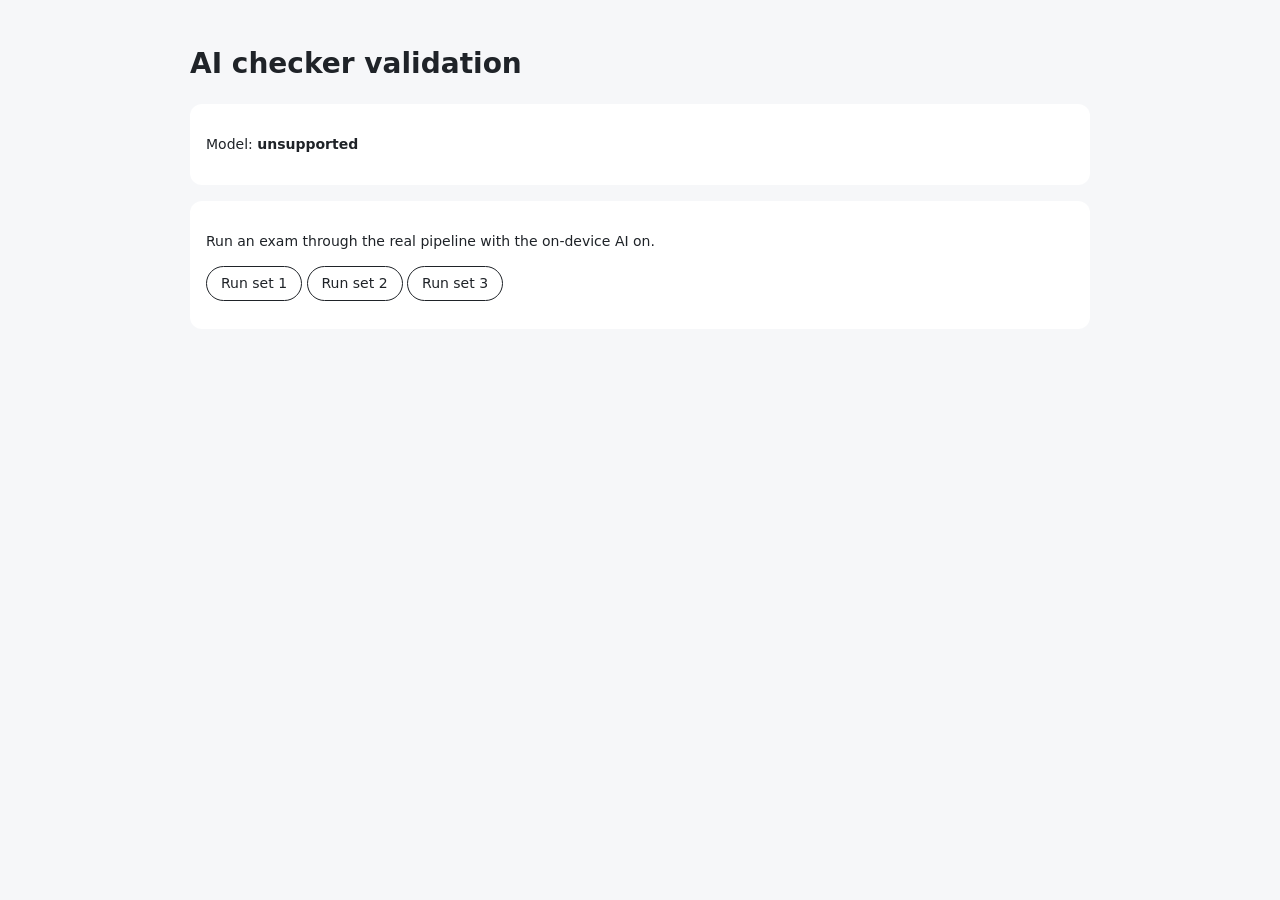
<file: tools/ai-validation/index.html>
<!doctype html>
<html lang="en">
  <head>
    <meta charset="utf-8" />
    <meta name="viewport" content="width=device-width, initial-scale=1" />
    <title>AI checker validation</title>
    <!--
      Developer tool only: runs the conversation exams through the real pipeline with Chrome's built-in
      AI model (Gemini Nano), in a normal Chrome tab. Serve the repo root (python tools/ui-preview/serve.py)
      and open http://localhost:8765/tools/ai-validation/
      Wikipedia answers come from tools/.cache/wikipedia-responses.json (run the Node exams first), so
      both runs see the same sources. Exams are run once and reported; nothing here tunes anything.
    -->
    <style>
      :root { color-scheme: light dark; --fg: #1f2328; --muted: #5b6370; --bg: #f6f7f9; --card: #fff; --ok: #17734a; --bad: #b42318; --warn: #8a5a00; }
      @media (prefers-color-scheme: dark) { :root { --fg: #e8eaed; --muted: #a7adb8; --bg: #17181b; --card: #202226; --ok: #5bd6a0; --bad: #ff8b80; --warn: #ffc45c; } }
      body { margin: 0; padding: 24px; background: var(--bg); color: var(--fg); font: 14px/1.5 system-ui, sans-serif; }
      main { max-width: 900px; margin: 0 auto; }
      section { margin: 16px 0; padding: 16px; border-radius: 12px; background: var(--card); }
      button { font: inherit; padding: 6px 14px; border-radius: 999px; border: 1px solid currentColor; background: transparent; color: inherit; cursor: pointer; }
      button:disabled { opacity: 0.5; cursor: progress; }
      pre { white-space: pre-wrap; font: 12.5px/1.5 ui-monospace, Consolas, monospace; }
      .ok { color: var(--ok); } .bad { color: var(--bad); } .warn { color: var(--warn); } .muted { color: var(--muted); }
    </style>
  </head>
  <body>
    <main>
      <h1>AI checker validation</h1>
      <section>
        <p>Model: <strong id="status">checking…</strong> <span id="progress" class="muted"></span></p>
        <button type="button" id="download">Download the model</button>
      </section>
      <section>
        <p>Run an exam through the real pipeline with the on-device AI on.</p>
        <button type="button" id="run1">Run set 1</button>
        <button type="button" id="run2">Run set 2</button>
        <button type="button" id="run3">Run set 3</button>
        <pre id="out" aria-live="polite"></pre>
      </section>
    </main>

    <script src="/extension/engine/claims.js"></script>
    <script src="/extension/engine/verifier.js"></script>
    <script src="/extension/engine/conversation.js"></script>
    <script src="/extension/engine/learner.js"></script>
    <script src="/extension/engine/scorer.js"></script>
    <script src="/extension/engine/mitigator.js"></script>
    <script src="/extension/engine/grounder.js"></script>
    <script src="/extension/engine/ai-judge.js"></script>
    <script src="/extension/evidence/wikipedia.js"></script>
    <script src="/extension/evidence/wikidata.js"></script>
    <script src="/extension/background/service-worker.js"></script>
    <!-- The case files are CommonJS; give each a module object to fill -->
    <script>window.module = { exports: {} };</script>
    <script src="/tools/conversation-cases.js"></script>
    <script>window.CASES_1 = window.module.exports; window.module = { exports: {} };</script>
    <script src="/tools/conversation-cases-2.js"></script>
    <script>window.CASES_2 = window.module.exports; window.module = { exports: {} };</script>
    <script src="/tools/conversation-cases-3.js"></script>
    <script>window.CASES_3 = window.module.exports; delete window.module;</script>
    <script src="validate.js"></script>
  </body>
</html>
</file>
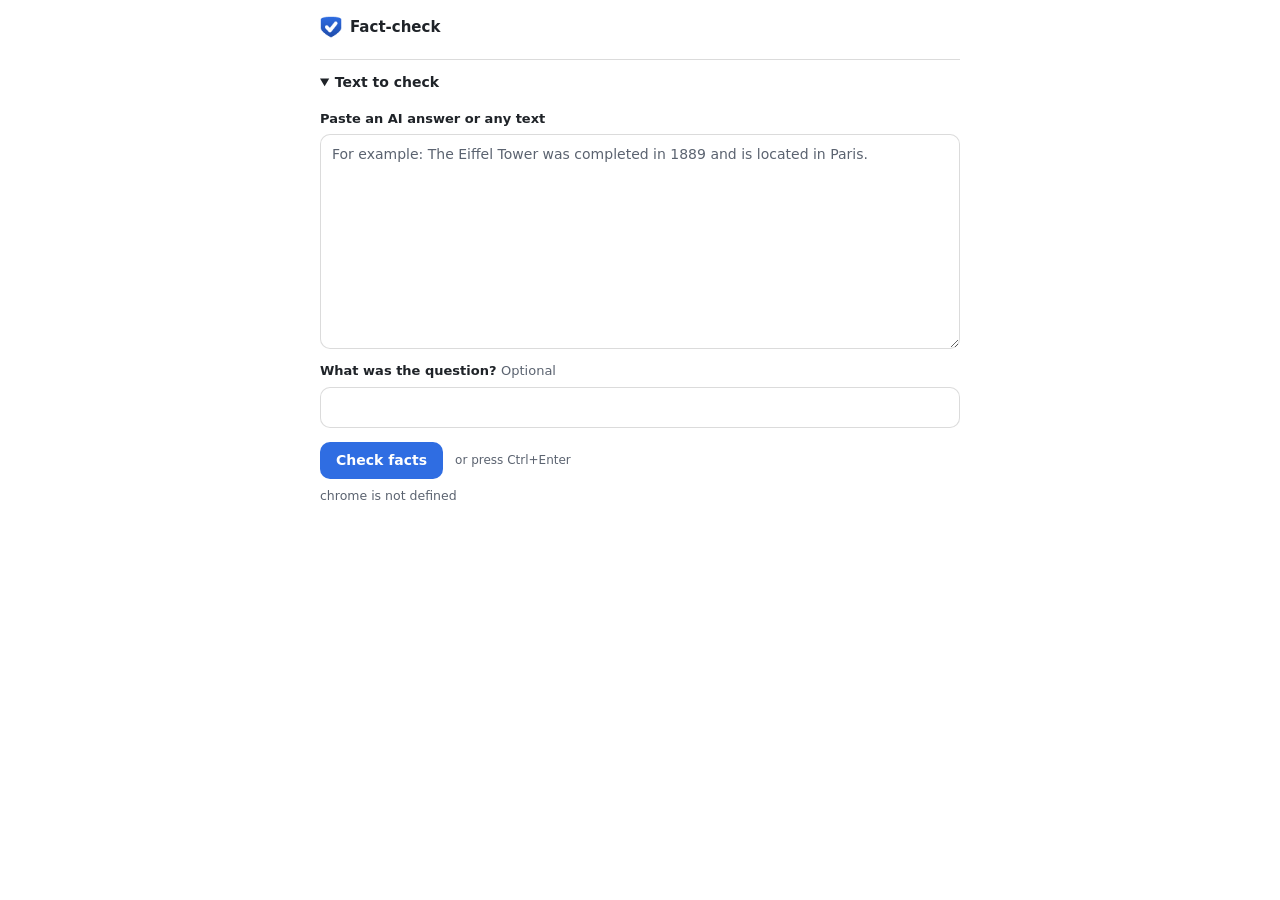
<file: extension/checker/checker.html>
<!doctype html>
<html lang="en">
  <head>
    <meta charset="utf-8">
    <meta name="viewport" content="width=device-width, initial-scale=1">
    <title>Fact-check · Hallucination Guard</title>
    <link rel="stylesheet" href="checker.css">
    <link rel="stylesheet" href="../ui/report-view.css">
  </head>
  <body>
    <main class="page">
      <header class="head">
        <img src="../icons/icon32.png" alt="" width="22" height="22">
        <h1>Fact-check</h1>
      </header>

      <p id="fromSource" class="from" hidden></p>

      <section id="resultSection" class="result" aria-live="polite" hidden>
        <div id="loading" class="loading" hidden>
          <p id="loadingText">Checking against Wikipedia and Wikidata…</p>
          <div class="loading-track" aria-hidden="true"><span></span></div>
        </div>
        <div id="result"></div>
      </section>

      <details id="inputBox" class="input-box" open>
        <summary id="inputSummary">Text to check</summary>
        <div class="input-body">
          <label for="answerText" class="field-label">Paste an AI answer or any text</label>
          <textarea id="answerText" rows="9" placeholder="For example: The Eiffel Tower was completed in 1889 and is located in Paris."></textarea>
          <label for="question" class="field-label">What was the question? <span class="optional">Optional</span></label>
          <input id="question" type="text" autocomplete="off">
          <div class="actions">
            <button id="check" class="btn" type="button">Check facts</button>
            <span class="kbd-hint">or press Ctrl+Enter</span>
          </div>
          <p id="status" class="status" role="status"></p>
        </div>
      </details>
    </main>
    <script src="../ui/icons.js"></script>
    <script src="../ui/report-view.js"></script>
    <script src="checker.js"></script>
  </body>
</html>
</file>
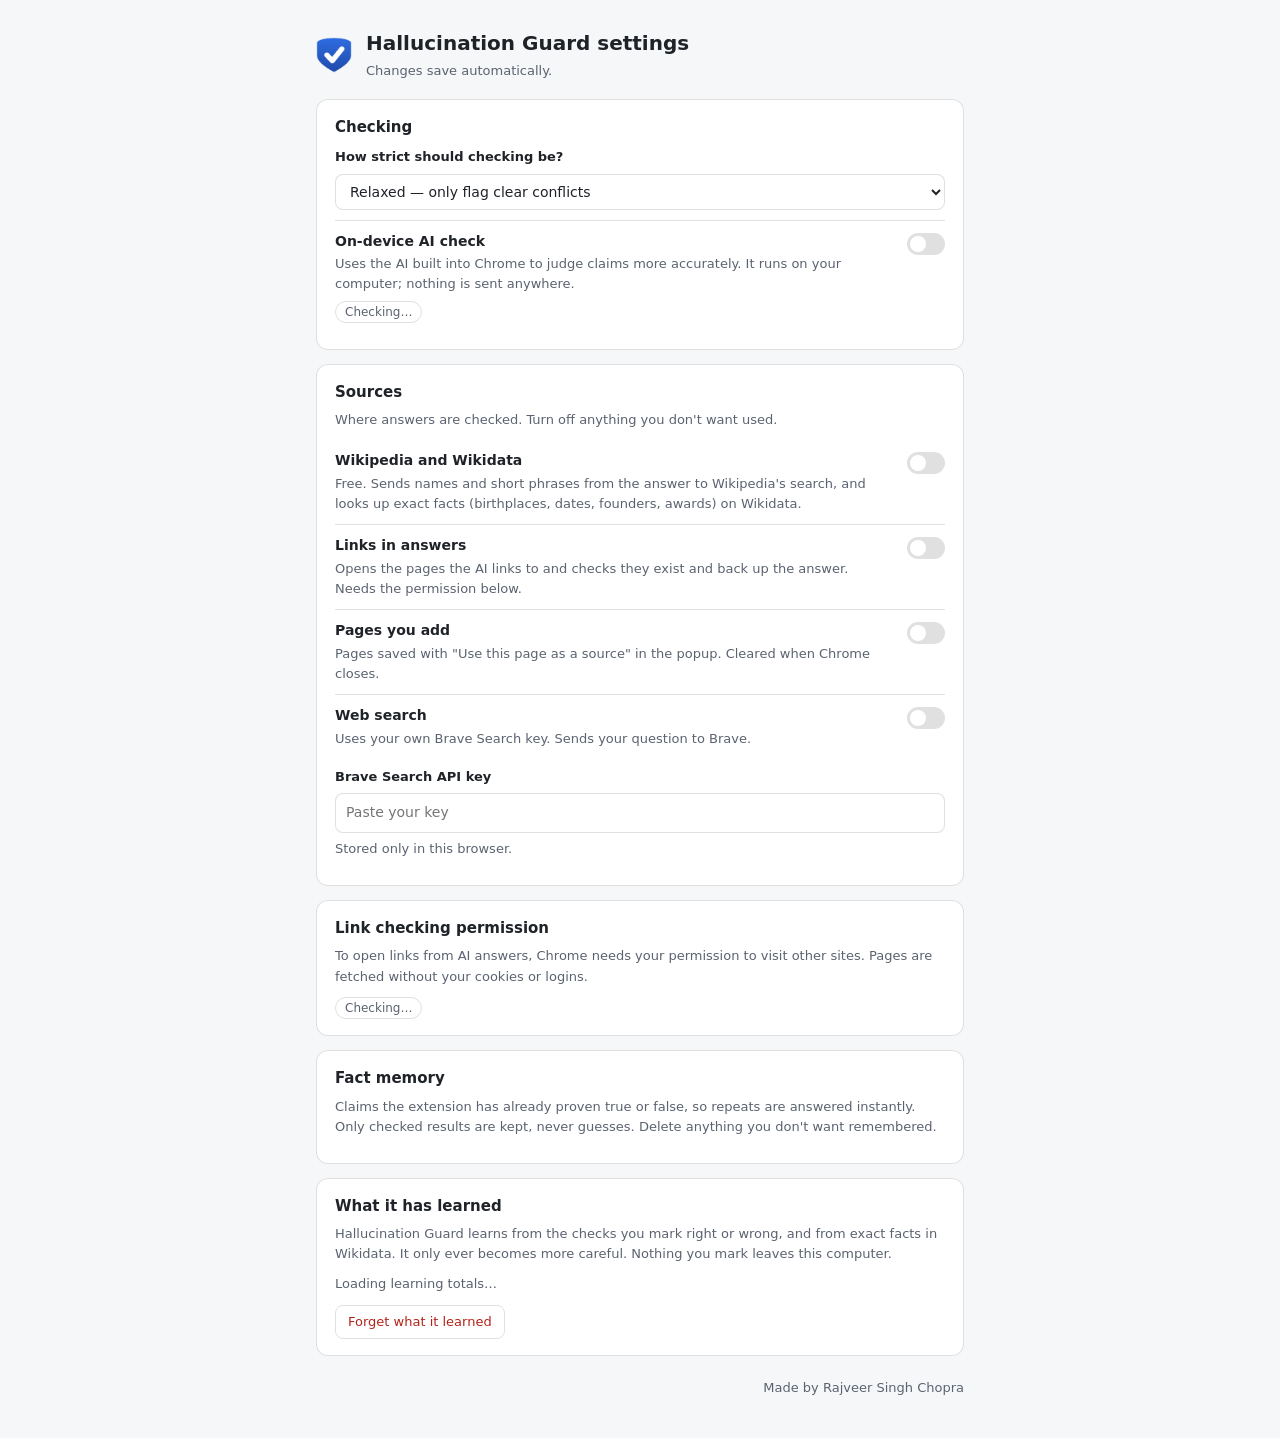
<file: extension/options/options.html>
<!doctype html>
<html lang="en">
  <head>
    <meta charset="utf-8" />
    <title>Hallucination Guard settings</title>
    <link rel="stylesheet" href="options.css" />
  </head>
  <body>
    <main class="page">
      <header class="head">
        <img src="../icons/icon48.png" alt="" width="36" height="36" />
        <div>
          <h1>Hallucination Guard settings</h1>
          <p class="muted">Changes save automatically. <span id="saved" class="saved" role="status"></span></p>
        </div>
      </header>

      <section class="card">
        <h2>Checking</h2>

        <label class="field">
          <span class="field-label">How strict should checking be?</span>
          <select id="strictness">
            <option value="moderate">Relaxed — only flag clear conflicts</option>
            <option value="strict">Balanced — also flag unverified claims</option>
            <option value="zero_tolerance">Strict — treat anything unverified as unreliable</option>
          </select>
        </label>

        <div class="row">
          <label for="onDeviceAI">
            <strong>On-device AI check</strong>
            <span class="muted block">Uses the AI built into Chrome to judge claims more accurately. It runs on your computer; nothing is sent anywhere.</span>
            <span class="status-line"><span id="aiStatus" class="pill">Checking…</span> <button type="button" id="aiPrepare" class="btn small" hidden>Download model</button> <span id="aiProgress" class="muted"></span></span>
          </label>
          <input type="checkbox" id="onDeviceAI" class="toggle" />
        </div>
      </section>

      <section class="card">
        <h2>Sources</h2>
        <p class="muted">Where answers are checked. Turn off anything you don't want used.</p>

        <label class="row">
          <span><strong>Wikipedia and Wikidata</strong><span class="muted block">Free. Sends names and short phrases from the answer to Wikipedia's search, and looks up exact facts (birthplaces, dates, founders, awards) on Wikidata.</span></span>
          <input type="checkbox" id="src-wikipedia" class="toggle" data-source="wikipedia" />
        </label>
        <label class="row">
          <span><strong>Links in answers</strong><span class="muted block">Opens the pages the AI links to and checks they exist and back up the answer. Needs the permission below.</span></span>
          <input type="checkbox" id="src-links" class="toggle" data-source="links" />
        </label>
        <label class="row">
          <span><strong>Pages you add</strong><span class="muted block">Pages saved with "Use this page as a source" in the popup. Cleared when Chrome closes.</span></span>
          <input type="checkbox" id="src-pages" class="toggle" data-source="pages" />
        </label>
        <label class="row">
          <span><strong>Web search</strong><span class="muted block">Uses your own Brave Search key. Sends your question to Brave.</span></span>
          <input type="checkbox" id="src-webSearch" class="toggle" data-source="webSearch" />
        </label>

        <label class="field" id="keyField" hidden>
          <span class="field-label">Brave Search API key</span>
          <input type="password" id="braveApiKey" autocomplete="off" spellcheck="false" placeholder="Paste your key" />
          <span class="muted">Stored only in this browser.</span>
        </label>
      </section>

      <section class="card">
        <h2>Link checking permission</h2>
        <p class="muted">To open links from AI answers, Chrome needs your permission to visit other sites. Pages are fetched without your cookies or logins.</p>
        <div class="status-line">
          <span id="permStatus" class="pill">Checking…</span>
          <button type="button" id="permGrant" class="btn" hidden>Allow link checking</button>
          <button type="button" id="permRevoke" class="btn ghost" hidden>Turn off</button>
        </div>
      </section>

      <section class="card">
        <div class="card-head">
          <h2>Fact memory</h2>
          <button type="button" id="memoryClear" class="btn ghost danger" hidden>Delete all</button>
        </div>
        <p class="muted">Claims the extension has already proven true or false, so repeats are answered instantly. Only checked results are kept, never guesses. Delete anything you don't want remembered.</p>

        <input type="search" id="memoryFilter" class="filter" placeholder="Search remembered facts" hidden />
        <p id="memorySummary" class="muted"></p>
        <ul id="memoryList" class="memory"></ul>
      </section>

      <section class="card">
        <h2>What it has learned</h2>
        <p class="muted">Hallucination Guard learns from the checks you mark right or wrong, and from exact facts in Wikidata. It only ever becomes more careful. Nothing you mark leaves this computer.</p>
        <p id="learnerSummary" class="muted" role="status">Loading learning totals…</p>
        <button type="button" id="learnerReset" class="btn ghost danger">Forget what it learned</button>
      </section>

      <footer class="foot">
        <span id="version" class="muted"></span>
        <span class="muted">Made by Rajveer Singh Chopra</span>
      </footer>
    </main>

    <script src="../ui/icons.js"></script>
    <script src="../engine/ai-judge.js"></script>
    <script src="../engine/fact-memory.js"></script>
    <script src="options.js"></script>
  </body>
</html>
</file>
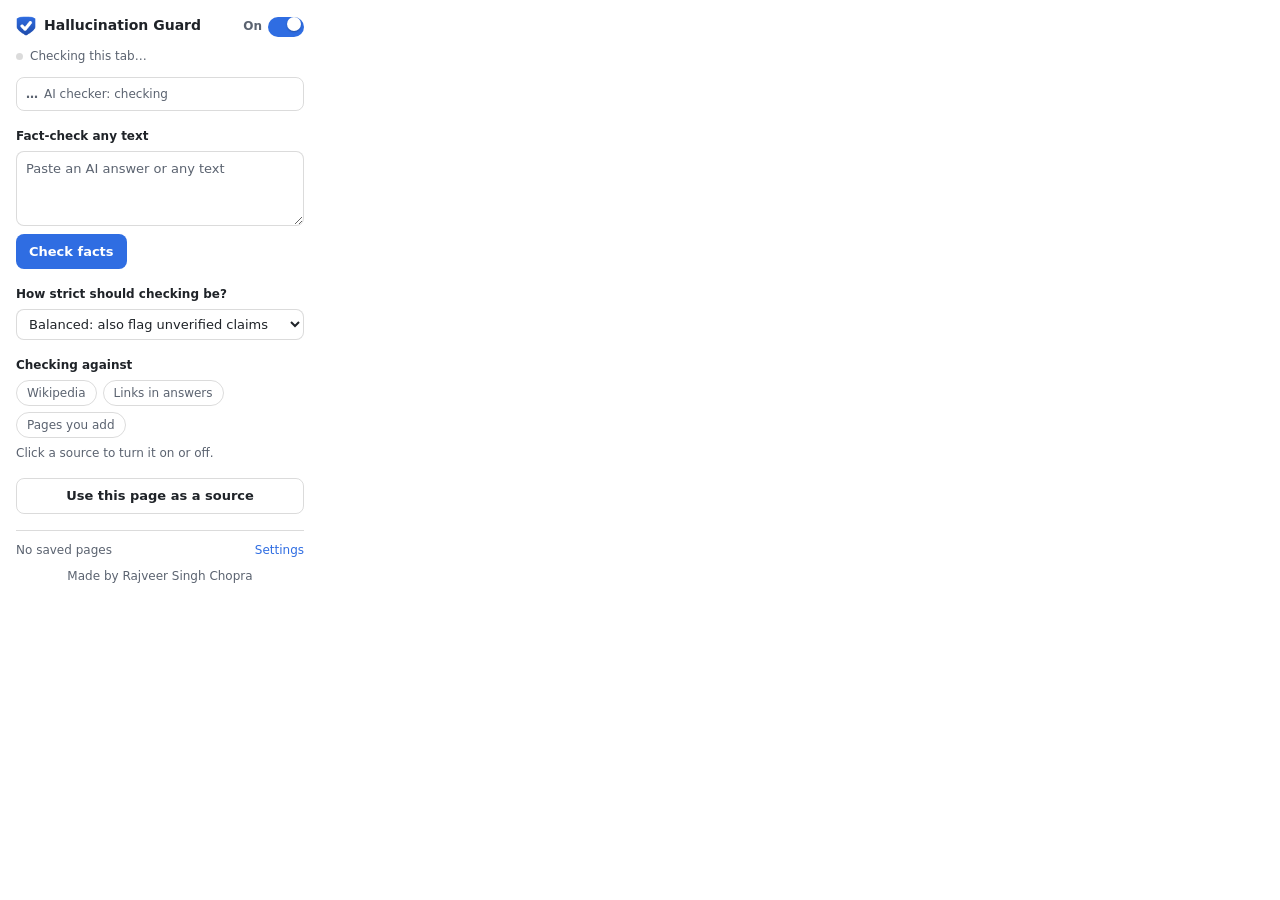
<file: extension/popup/popup.html>
<!doctype html>
<html lang="en">
  <head>
    <meta charset="utf-8" />
    <title>Hallucination Guard</title>
    <link rel="stylesheet" href="popup.css" />
    <link rel="stylesheet" href="../ui/report-view.css" />
  </head>
  <body>
    <header class="head">
      <div class="brand">
        <img src="../icons/icon32.png" alt="" width="20" height="20" />
        <h1>Hallucination Guard</h1>
      </div>
      <div class="toggle">
        <span class="toggle-label" id="toggleLabel" aria-hidden="true">On</span>
        <label class="switch">
          <input type="checkbox" id="enabled" checked aria-label="Check answers automatically" />
          <span class="track"><span class="knob"></span></span>
        </label>
      </div>
    </header>

    <p class="status" id="siteStatus">Checking this tab…</p>
    <div class="ai-row" role="status" aria-live="polite">
      <span id="aiStatus" class="ai-status"><span class="ai-mark">…</span> AI checker: checking</span>
      <button type="button" id="aiSetup" class="btn-secondary" hidden>Set up</button>
    </div>
    <p class="paused-banner" id="pausedBanner">Automatic checking is paused. You can still fact-check text below.</p>

    <section class="fact-check block" aria-labelledby="factCheckLabel">
      <label class="label" id="factCheckLabel" for="pasteText">Fact-check any text</label>
      <textarea id="pasteText" rows="3" placeholder="Paste an AI answer or any text"></textarea>
      <div class="row-actions">
        <button type="button" class="btn" id="pasteCheck">Check facts</button>
        <button type="button" class="btn-secondary" id="fullReport" hidden>Full report</button>
      </div>
      <div id="pasteResult" class="paste-result" aria-live="polite"></div>
    </section>

    <div class="controls-wrap" id="controlsWrap">
      <section class="block">
        <label class="label" for="strictness">How strict should checking be?</label>
        <select id="strictness" class="select">
          <option value="moderate">Relaxed: only flag clear conflicts</option>
          <option value="strict" selected>Balanced: also flag unverified claims</option>
          <option value="zero_tolerance">Strict: treat anything unverified as unreliable</option>
        </select>
      </section>

      <section class="block">
        <span class="label" id="sourcesLabel">Checking against</span>
        <div class="chips" role="group" aria-labelledby="sourcesLabel">
          <button type="button" class="chip" id="srcWikipedia" data-source="wikipedia">Wikipedia</button>
          <button type="button" class="chip" id="srcLinks" data-source="links">Links in answers</button>
          <button type="button" class="chip" id="srcPages" data-source="pages">Pages you add</button>
          <button type="button" class="chip" id="srcWebSearch" data-source="webSearch" hidden>Web search</button>
        </div>
        <p class="hint" id="sourceHint">Click a source to turn it on or off.</p>
      </section>

      <section class="block">
        <button type="button" id="addPage" class="btn-secondary wide">Use this page as a source</button>
        <p class="hint" id="addStatus" role="status"></p>
      </section>
    </div>

    <footer class="foot">
      <span id="pageCount" title="Pages are cleared when Chrome closes">No saved pages</span>
      <a href="#" id="openOptions">Settings</a>
    </footer>

    <p class="credit">Made by Rajveer Singh Chopra</p>

    <script src="../ui/icons.js"></script>
    <script src="../ui/ai-status.js"></script>
    <script src="../ui/report-view.js"></script>
    <script src="../engine/ai-judge.js"></script>
    <script src="popup.js"></script>
  </body>
</html>
</file>
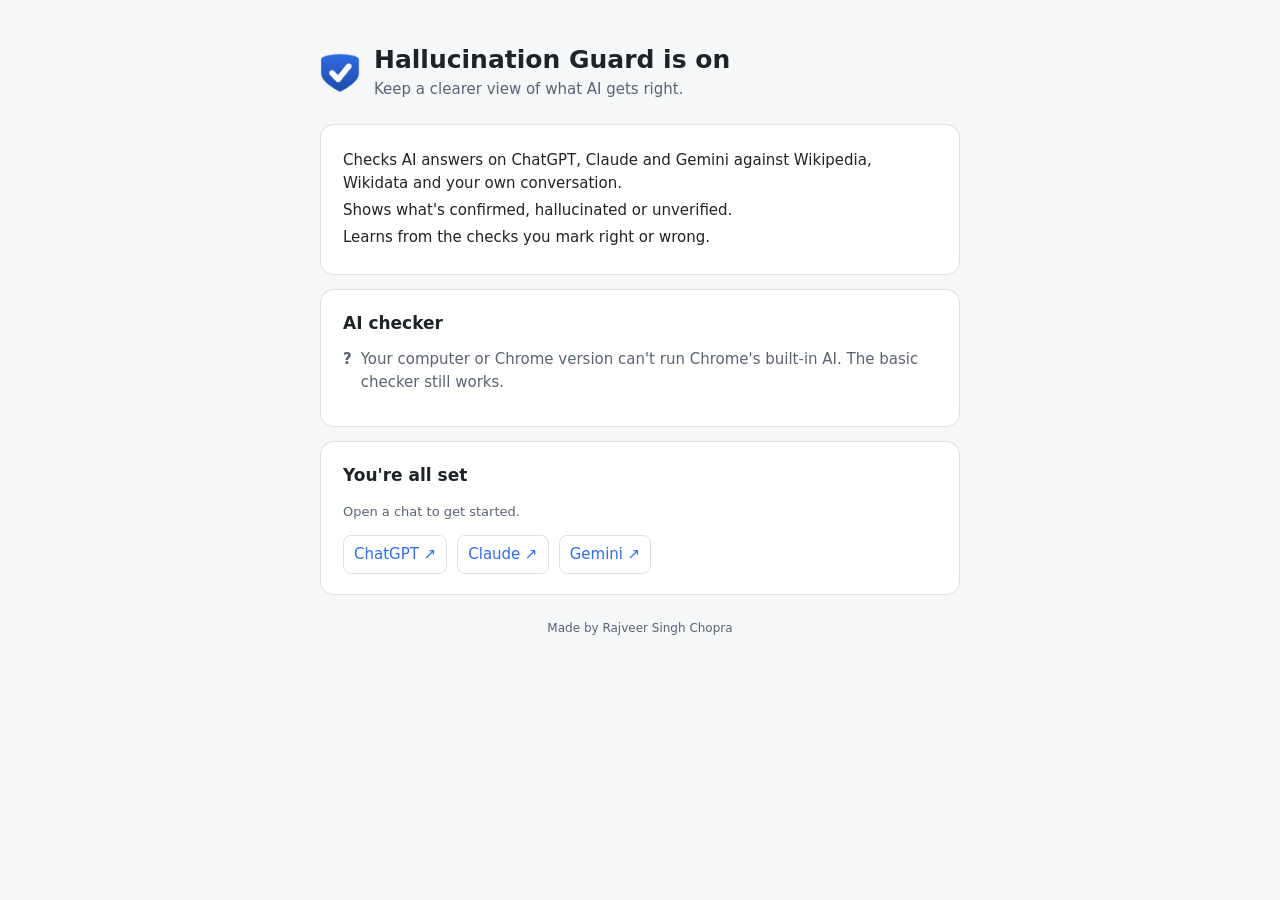
<file: extension/welcome/welcome.html>
<!doctype html>
<html lang="en">
  <head>
    <meta charset="utf-8" />
    <meta name="viewport" content="width=device-width, initial-scale=1" />
    <title>Hallucination Guard is on</title>
    <link rel="stylesheet" href="welcome.css" />
  </head>
  <body>
    <main class="page">
      <header class="head">
        <img src="../icons/icon48.png" alt="" width="40" height="40" />
        <div><h1>Hallucination Guard is on</h1><p>Keep a clearer view of what AI gets right.</p></div>
      </header>
      <section class="card intro" aria-label="What Hallucination Guard does">
        <p>Checks AI answers on ChatGPT, Claude and Gemini against Wikipedia, Wikidata and your own conversation.</p>
        <p>Shows what's confirmed, hallucinated or unverified.</p>
        <p>Learns from the checks you mark right or wrong.</p>
      </section>
      <section class="card" aria-labelledby="aiTitle">
        <h2 id="aiTitle">AI checker</h2>
        <p id="aiState" class="state" role="status"><span class="mark">…</span><span>Checking availability…</span></p>
        <p id="aiNote" class="muted" hidden></p>
        <div class="progress-wrap" id="progressWrap" hidden>
          <progress id="aiProgress" max="100" value="0"></progress>
          <span id="progressLabel">0%</span>
        </div>
        <button type="button" id="prepare" class="btn" hidden>Turn on the AI checker</button>
        <p id="prepareError" class="error" role="alert" hidden></p>
      </section>
      <section class="card all-set">
        <h2>You're all set</h2>
        <p class="muted">Open a chat to get started.</p>
        <nav class="chat-links" aria-label="AI chat sites">
          <a href="https://chatgpt.com" target="_blank" rel="noopener noreferrer">ChatGPT ↗</a>
          <a href="https://claude.ai" target="_blank" rel="noopener noreferrer">Claude ↗</a>
          <a href="https://gemini.google.com" target="_blank" rel="noopener noreferrer">Gemini ↗</a>
        </nav>
      </section>
      <footer>Made by Rajveer Singh Chopra</footer>
    </main>
    <script src="../ui/icons.js"></script>
    <script src="../ui/ai-status.js"></script>
    <script src="../engine/ai-judge.js"></script>
    <script src="welcome.js"></script>
  </body>
</html>
</file>
<file: extension/checker/checker.css>
:root {
  color-scheme: light dark;
  --bg: #ffffff;
  --fg: #1f2328;
  --muted: #5b6370;
  --border: rgba(0, 0, 0, 0.14);
  --field: #ffffff;
  --accent: #2f6de2;
  --btn-bg: #2f6de2;
  --select: rgba(47, 109, 226, 0.22);
}

@media (prefers-color-scheme: dark) {
  :root {
    --bg: #1c1e22;
    --fg: #e8eaed;
    --muted: #a7adb8;
    --border: rgba(255, 255, 255, 0.16);
    --field: #16181b;
    --accent: #7aa7ff;
    --btn-bg: #3a6ad4;
    --select: rgba(122, 167, 255, 0.3);
  }
}

* { box-sizing: border-box; }

html { scrollbar-color: var(--border) transparent; }

body {
  margin: 0;
  background: var(--bg);
  color: var(--fg);
  font: 14px/1.5 system-ui, -apple-system, "Segoe UI", sans-serif;
  accent-color: var(--accent);
  caret-color: var(--accent);
}

::selection { background: var(--select); }

.page {
  max-width: 680px;
  margin: 0 auto;
  padding: 16px 20px 28px;
}

.head {
  display: flex;
  align-items: center;
  gap: 8px;
}

.head h1 { margin: 0; font-size: 15px; font-weight: 650; }

.from {
  margin: 6px 0 0;
  color: var(--muted);
  font-size: 12.5px;
  overflow-wrap: anywhere;
}

.from a { color: var(--fg); text-underline-offset: 3px; }

/* ---- result ---- */

.result { margin-top: 18px; }

.loading p { margin: 0; color: var(--muted); }

.loading-track {
  position: relative;
  height: 4px;
  margin-top: 10px;
  overflow: hidden;
  border-radius: 999px;
  background: var(--border);
}

.loading-track span {
  position: absolute;
  inset: 0 auto 0 0;
  width: 35%;
  border-radius: inherit;
  background: var(--accent);
}

@media (prefers-reduced-motion: no-preference) {
  .loading-track span { animation: slide 1.1s cubic-bezier(0.45, 0, 0.2, 1) infinite; }
}

@keyframes slide {
  from { transform: translateX(-100%); }
  to { transform: translateX(290%); }
}

/* ---- input ---- */

.input-box {
  margin-top: 20px;
  border-top: 1px solid var(--border);
}

.input-box summary {
  padding: 12px 0;
  color: var(--fg);
  font-weight: 600;
  cursor: pointer;
}

.input-box[open] summary { padding-bottom: 4px; }
.input-box summary:focus-visible { outline: 2px solid var(--accent); outline-offset: 2px; border-radius: 4px; }

.field-label {
  display: block;
  margin: 12px 0 6px;
  font-size: 13px;
  font-weight: 600;
}

.optional { color: var(--muted); font-weight: 400; }

textarea,
input {
  display: block;
  width: 100%;
  padding: 9px 11px;
  border: 1px solid var(--border);
  border-radius: 10px;
  background: var(--field);
  color: var(--fg);
  font: inherit;
}

textarea { min-height: 150px; resize: vertical; line-height: 1.55; }
textarea::placeholder { color: var(--muted); }

textarea:focus-visible,
input:focus-visible {
  outline: 2px solid var(--accent);
  outline-offset: 0;
  border-color: transparent;
}

.actions {
  display: flex;
  align-items: center;
  gap: 12px;
  margin-top: 14px;
}

.btn {
  padding: 8px 16px;
  border: 0;
  border-radius: 10px;
  background: var(--btn-bg);
  color: #ffffff;
  font: inherit;
  font-weight: 600;
  cursor: pointer;
}

.btn:hover { filter: brightness(1.08); }
.btn:focus-visible { outline: 2px solid var(--accent); outline-offset: 2px; }
.btn:disabled { opacity: 0.6; cursor: progress; }

.kbd-hint { color: var(--muted); font-size: 12px; }

.status {
  min-height: 1.5em;
  margin: 8px 0 0;
  color: var(--muted);
  font-size: 12.5px;
}
</file>
<file: extension/ui/report-view.css>
/* Fact-check results (ui/report-view.js), shared by the popup and the fact-check window.
   Colours match content/overlay.css; every state has an icon as well as a colour. */

.hg-report {
  --hg-ok: #17734a;
  --hg-bad: #b42318;
  --hg-warn: #8a5a00;
  --hg-fg: #1f2328;
  --hg-muted: #5b6370;
  --hg-border: rgba(0, 0, 0, 0.12);
  --hg-track: rgba(0, 0, 0, 0.08);
  --hg-surface: #ffffff;
  color: var(--hg-fg);
  font: 13px/1.5 system-ui, -apple-system, "Segoe UI", sans-serif;
}

@media (prefers-color-scheme: dark) {
  .hg-report {
    --hg-ok: #5bd6a0;
    --hg-bad: #ff8b80;
    --hg-warn: #ffc45c;
    --hg-fg: #e8eaed;
    --hg-muted: #a7adb8;
    --hg-border: rgba(255, 255, 255, 0.14);
    --hg-track: rgba(255, 255, 255, 0.1);
    --hg-surface: #1c1e22;
  }
}

.hg-report p { margin: 0; }

.hg-ico {
  display: inline-block;
  flex: none;
  width: 1.1em;
  height: 1.1em;
}

.hg-ok { color: var(--hg-ok); }
.hg-bad { color: var(--hg-bad); }
.hg-warn { color: var(--hg-warn); }
.hg-mute,
.hg-muted { color: var(--hg-muted); }

/* ---- headline ---- */

.hg-head {
  display: flex;
  align-items: center;
  gap: 8px;
}

.hg-head-icon { width: 1.25em; height: 1.25em; }

.hg-headline {
  margin: 0;
  font-size: 22px;
  font-weight: 700;
  line-height: 1.2;
  letter-spacing: -0.01em;
  font-variant-numeric: tabular-nums;
}

.hg-summary {
  margin-top: 4px !important;
  color: var(--hg-muted);
}

/* ---- breakdown ---- */

.hg-bar {
  display: flex;
  height: 8px;
  margin: 12px 0 12px;
  overflow: hidden;
  border-radius: 999px;
  background: var(--hg-track);
}

.hg-segment { display: block; height: 100%; min-width: 3px; }
.hg-segment + .hg-segment { box-shadow: -2px 0 0 var(--hg-surface); }
.hg-fill-ok { background: var(--hg-ok); }
.hg-fill-bad { background: var(--hg-bad); }
.hg-fill-warn { background: var(--hg-warn); }

.hg-legend {
  display: grid;
  grid-template-columns: auto auto auto 1fr;
  align-items: center;
  column-gap: 8px;
  row-gap: 5px;
}

.hg-legend-row { display: contents; }
.hg-legend-label { color: var(--hg-fg); font-weight: 600; }
.hg-legend-pct { font-weight: 600; font-variant-numeric: tabular-nums; text-align: right; }
.hg-ok .hg-legend-pct,
.hg-warn .hg-legend-pct { color: var(--hg-fg); }
.hg-legend-note { min-width: 0; color: var(--hg-muted); }

/* ---- statements ---- */

.hg-claims {
  margin: 18px 0 0;
  padding: 0;
  list-style: none;
  border-top: 1px solid var(--hg-border);
}

.hg-claim {
  display: flex;
  gap: 10px;
  padding: 12px 0;
  border-bottom: 1px solid var(--hg-border);
}

.hg-claim-icon { margin-top: 0.2em; }
.hg-claim-body { flex: 1; min-width: 0; }
.hg-claim-text { color: var(--hg-fg); }
.hg-note { margin-top: 3px !important; color: var(--hg-muted); font-size: 12.5px; }
.hg-feedback { display: flex; align-items: center; gap: 6px; margin-top: 7px; }
.hg-feedback-button { display: inline-flex; align-items: center; gap: 4px; padding: 2px 7px; border: 1px solid var(--hg-border); border-radius: 6px; background: var(--hg-surface); color: var(--hg-fg); font: inherit; font-size: 11px; cursor: pointer; }
.hg-feedback-button:disabled { opacity: .55; cursor: default; }
.hg-feedback-icon { width: 13px; height: 13px; }
.hg-feedback-thanks { color: var(--hg-muted); font-size: 11px; }

.hg-source {
  display: inline-flex;
  align-items: center;
  gap: 4px;
  margin-top: 6px;
  color: var(--hg-fg);
  font-size: 12px;
  font-weight: 500;
  text-decoration: underline;
  text-decoration-color: var(--hg-border);
  text-underline-offset: 3px;
}

.hg-source:hover { text-decoration-color: currentColor; }
.hg-ico-small { width: 0.95em; height: 0.95em; color: var(--hg-muted); }

/* ---- links, errors, footer ---- */

.hg-links { margin-top: 16px; }

.hg-section-title {
  margin: 0 0 6px;
  font-size: 13px;
  font-weight: 650;
}

.hg-link-row,
.hg-warning-row {
  display: flex;
  align-items: flex-start;
  gap: 8px;
  margin-top: 4px !important;
  overflow-wrap: anywhere;
}

.hg-link-row .hg-ico,
.hg-warning-row .hg-ico { margin-top: 0.2em; }
.hg-bad-ico { color: var(--hg-bad); }
.hg-warn-ico { color: var(--hg-warn); }
.hg-link-url { color: var(--hg-fg); }
.hg-warning-row { margin-top: 12px !important; }

.hg-error {
  display: flex;
  align-items: flex-start;
  gap: 8px;
  padding: 10px 12px;
  border: 1px solid var(--hg-border);
  border-radius: 10px;
  color: var(--hg-fg);
}

.hg-error .hg-ico { margin-top: 0.15em; color: var(--hg-bad); }

.hg-footer {
  margin-top: 16px !important;
  color: var(--hg-muted);
  font-size: 12px;
}

.hg-report a:focus-visible {
  outline: 2px solid currentColor;
  outline-offset: 2px;
  border-radius: 2px;
}

.hg-visually-hidden {
  position: absolute;
  width: 1px;
  height: 1px;
  overflow: hidden;
  clip: rect(0 0 0 0);
  white-space: nowrap;
}
</file>
<file: extension/options/options.css>
:root {
  --bg: #f6f7f9;
  --card: #ffffff;
  --fg: #1f2328;
  --muted: #5b6370;
  --border: rgba(0, 0, 0, 0.12);
  --accent: #2f6de2;
  --btn-bg: #2f6de2;
  --ok: #17734a;
  --bad: #b42318;
  --warn: #8a5a00;
}

@media (prefers-color-scheme: dark) {
  :root {
    --bg: #141518;
    --card: #1c1e22;
    --fg: #e8eaed;
    --muted: #a7adb8;
    --border: rgba(255, 255, 255, 0.14);
    --accent: #7aa7ff;
    --btn-bg: #3a6ad4; /* white text needs a darker fill than the accent: 5.0:1 */
    --ok: #5bd6a0;
    --bad: #ff8b80;
    --warn: #ffc45c;
  }
}

* { box-sizing: border-box; }

html { color-scheme: light dark; scrollbar-color: var(--border) transparent; }

body {
  margin: 0;
  background: var(--bg);
  color: var(--fg);
  font: 14px/1.55 system-ui, -apple-system, "Segoe UI", sans-serif;
  accent-color: var(--accent);
  caret-color: var(--accent);
}

::selection { background: rgba(47, 109, 226, 0.22); }

.page { max-width: 680px; margin: 0 auto; padding: 28px 16px 40px; }

.head { display: flex; gap: 14px; align-items: center; margin-bottom: 18px; }
.head h1 { margin: 0; font-size: 20px; font-weight: 650; }
.head p { margin: 2px 0 0; }

.muted { color: var(--muted); font-size: 13px; }
.block { display: block; margin-top: 2px; }
.saved { color: var(--ok); }

.card {
  margin-top: 14px;
  padding: 16px 18px;
  border: 1px solid var(--border);
  border-radius: 12px;
  background: var(--card);
}

.card h2 { margin: 0 0 6px; font-size: 15px; font-weight: 650; }
.card > p { margin: 0 0 10px; }
.card-head { display: flex; align-items: center; justify-content: space-between; gap: 10px; }

.row {
  display: flex;
  gap: 16px;
  align-items: flex-start;
  justify-content: space-between;
  padding: 10px 0;
  border-top: 1px solid var(--border);
  cursor: pointer;
}

.card h2 + .row, .card > p + .row { border-top: 0; }

.field { display: flex; flex-direction: column; gap: 6px; margin: 8px 0 10px; }
.field-label { font-weight: 600; font-size: 13px; }

select, input[type="password"], input[type="search"] {
  width: 100%;
  padding: 8px 10px;
  border: 1px solid var(--border);
  border-radius: 8px;
  background: var(--card);
  color: var(--fg);
  font: inherit;
}

select:focus-visible, input:focus-visible, button:focus-visible {
  outline: 2px solid var(--accent);
  outline-offset: 2px;
}

/* On/off switch built from a plain checkbox */
.toggle {
  appearance: none;
  flex: none;
  position: relative;
  width: 38px;
  height: 22px;
  margin: 2px 0 0;
  border-radius: 999px;
  background: var(--border);
  cursor: pointer;
  transition: background 0.15s ease;
}
.toggle::after {
  content: "";
  position: absolute;
  top: 3px;
  left: 3px;
  width: 16px;
  height: 16px;
  border-radius: 50%;
  background: #fff;
  transition: transform 0.15s ease;
}
.toggle:checked { background: var(--btn-bg); }
.toggle:checked::after { transform: translateX(16px); }

.status-line { display: flex; flex-wrap: wrap; align-items: center; gap: 8px; margin-top: 6px; }

.pill {
  display: inline-block;
  padding: 1px 9px;
  border: 1px solid var(--border);
  border-radius: 999px;
  font-size: 12px;
  color: var(--muted);
}
.pill.ok { color: var(--ok); border-color: currentColor; }
.pill.warn { color: var(--warn); border-color: currentColor; }

.btn {
  padding: 6px 12px;
  border: 1px solid transparent;
  border-radius: 8px;
  background: var(--btn-bg);
  color: #fff;
  font: inherit;
  font-size: 13px;
  font-weight: 500;
  cursor: pointer;
}
.btn.small { padding: 2px 9px; font-size: 12px; }
.btn.ghost { background: transparent; border-color: var(--border); color: var(--fg); }
.btn.danger { color: var(--bad); }
.btn.ghost.danger { border-color: var(--border); }
.btn:disabled { opacity: 0.6; cursor: default; }

/* Fact memory list */
.filter { margin: 4px 0 8px; }

.memory { list-style: none; margin: 0; padding: 0; }

.memory li {
  display: grid;
  grid-template-columns: 22px 1fr auto;
  gap: 10px;
  align-items: start;
  padding: 10px 0;
  border-top: 1px solid var(--border);
}

.fact-mark { display: flex; justify-content: center; padding-top: 2px; }
.fact-mark svg { width: 16px; height: 16px; }
.fact-mark.true { color: var(--ok); }
.fact-mark.false { color: var(--bad); }

.fact-text { overflow-wrap: anywhere; }
.fact-meta { margin-top: 2px; color: var(--muted); font-size: 12px; }
.fact-meta a { color: inherit; }
.fact-quote { margin-top: 4px; color: var(--muted); font-size: 12.5px; font-style: italic; }

.foot {
  display: flex;
  justify-content: space-between;
  gap: 10px;
  margin-top: 22px;
}
</file>
<file: extension/popup/popup.css>
:root {
  color-scheme: light dark;
  --bg: #ffffff;
  --fg: #1f2328;
  --muted: #5b6370;
  --border: rgba(0, 0, 0, 0.14);
  --hover: rgba(0, 0, 0, 0.05);
  --field: #ffffff;
  --accent: #2f6de2;
  --btn-bg: #2f6de2;
  --ok: #17734a;
  --bad: #b42318;
  --chip-on: rgba(47, 109, 226, 0.1);
  --select: rgba(47, 109, 226, 0.22);
}

@media (prefers-color-scheme: dark) {
  :root {
    --bg: #1c1e22;
    --fg: #e8eaed;
    --muted: #a7adb8;
    --border: rgba(255, 255, 255, 0.16);
    --hover: rgba(255, 255, 255, 0.07);
    --field: #16181b;
    --accent: #7aa7ff;
    --btn-bg: #3a6ad4; /* white text needs a darker fill than the accent */
    --ok: #5bd6a0;
    --bad: #ff8b80;
    --chip-on: rgba(122, 167, 255, 0.16);
    --select: rgba(122, 167, 255, 0.3);
  }
}

* { box-sizing: border-box; }

[hidden] { display: none !important; }

html { scrollbar-color: var(--border) transparent; }

body {
  width: 320px;
  margin: 0;
  padding: 14px 16px 12px;
  overflow-x: hidden;
  background: var(--bg);
  color: var(--fg);
  font: 13px/1.5 system-ui, -apple-system, "Segoe UI", sans-serif;
  accent-color: var(--accent);
  caret-color: var(--accent);
}

::selection { background: var(--select); }

/* ---- header ---- */

.head {
  display: flex;
  align-items: center;
  justify-content: space-between;
  gap: 10px;
}

.brand { display: flex; align-items: center; gap: 8px; min-width: 0; }
.brand h1 { margin: 0; font-size: 14px; font-weight: 650; white-space: nowrap; }

.toggle { display: flex; align-items: center; gap: 6px; }

.toggle-label {
  min-width: 22px;
  color: var(--muted);
  font-size: 12px;
  font-weight: 600;
  text-align: right;
}

.switch { position: relative; display: inline-block; flex: none; }
.switch input { position: absolute; inset: 0; width: 100%; height: 100%; margin: 0; opacity: 0; cursor: pointer; }

.track {
  display: block;
  width: 36px;
  height: 20px;
  border-radius: 999px;
  background: var(--border);
}

.knob {
  display: block;
  width: 14px;
  height: 14px;
  margin: 3px;
  border-radius: 50%;
  background: #ffffff;
  box-shadow: 0 1px 2px rgba(0, 0, 0, 0.25);
}

.switch input:checked + .track { background: var(--btn-bg); }
.switch input:checked + .track .knob { transform: translateX(16px); }
.switch input:focus-visible + .track { outline: 2px solid var(--accent); outline-offset: 2px; }

/* ---- status ---- */

.status {
  display: flex;
  align-items: center;
  gap: 7px;
  margin: 10px 0 0;
  color: var(--muted);
  font-size: 12px;
}

.status::before {
  content: "";
  flex: none;
  width: 7px;
  height: 7px;
  border-radius: 50%;
  background: var(--border);
}

.status.ok { color: var(--fg); }
.status.ok::before { background: var(--ok); }

.ai-row { display: flex; align-items: center; justify-content: space-between; gap: 8px; margin-top: 12px; padding: 7px 9px; border: 1px solid var(--border); border-radius: 8px; }
.ai-status { display: flex; align-items: center; gap: 6px; min-width: 0; color: var(--muted); font-size: 12px; }
.ai-status.ok { color: var(--ok); }
.ai-status.warn { color: var(--bad); }
.ai-status.mute { color: var(--muted); }
.ai-mark { font-weight: 750; }
.ai-row .btn-secondary { padding: 3px 8px; font-size: 11px; }

.paused-banner {
  display: none;
  margin: 8px 0 0;
  padding: 7px 10px;
  border: 1px solid var(--border);
  border-radius: 8px;
  color: var(--fg);
  font-size: 12px;
}

.paused-banner.visible { display: block; }

.controls-wrap { transition: opacity 0.15s ease; }
.controls-wrap.paused { opacity: 0.45; pointer-events: none; }

/* ---- sections and fields ---- */

.block { margin-top: 16px; }

.label {
  display: block;
  margin-bottom: 6px;
  font-size: 12px;
  font-weight: 600;
}

.select,
.fact-check textarea {
  display: block;
  width: 100%;
  border: 1px solid var(--border);
  border-radius: 8px;
  background: var(--field);
  color: var(--fg);
  font: inherit;
}

.select { padding: 6px 8px; }

.fact-check textarea {
  min-height: 64px;
  padding: 7px 9px;
  resize: vertical;
}

.fact-check textarea::placeholder { color: var(--muted); }

.select:focus-visible,
.fact-check textarea:focus-visible {
  outline: 2px solid var(--accent);
  outline-offset: 0;
  border-color: transparent;
}

.row-actions { display: flex; gap: 8px; margin-top: 8px; }

.paste-result:not(:empty) {
  margin-top: 12px;
  padding-top: 12px;
  border-top: 1px solid var(--border);
}

.paste-result .hg-headline { font-size: 17px; }
.paste-result .hg-bar { margin: 10px 0; }

/* ---- source chips ---- */

.chips { display: flex; flex-wrap: wrap; gap: 6px; }

.chip {
  display: inline-flex;
  align-items: center;
  gap: 5px;
  padding: 3px 10px;
  border: 1px solid var(--border);
  border-radius: 999px;
  background: transparent;
  color: var(--muted);
  font: inherit;
  font-size: 12px;
  cursor: pointer;
}

.chip:hover { background: var(--hover); }

.chip[aria-pressed="true"] {
  border-color: var(--accent);
  background: var(--chip-on);
  color: var(--fg);
  font-weight: 600;
}

/* A drawn check (same shape as ui/icons.js), not a text symbol */
.chip[aria-pressed="true"]::before {
  content: "";
  width: 12px;
  height: 12px;
  background: var(--accent);
  -webkit-mask: url("data:image/svg+xml,%3Csvg xmlns='http://www.w3.org/2000/svg' viewBox='0 0 24 24' fill='none' stroke='black' stroke-width='2.5' stroke-linecap='round' stroke-linejoin='round'%3E%3Cpath d='M5 12.5l4.2 4.2L19 7'/%3E%3C/svg%3E") center / contain no-repeat;
  mask: url("data:image/svg+xml,%3Csvg xmlns='http://www.w3.org/2000/svg' viewBox='0 0 24 24' fill='none' stroke='black' stroke-width='2.5' stroke-linecap='round' stroke-linejoin='round'%3E%3Cpath d='M5 12.5l4.2 4.2L19 7'/%3E%3C/svg%3E") center / contain no-repeat;
}

.chip:disabled { opacity: 0.55; cursor: not-allowed; }
.chip:focus-visible { outline: 2px solid var(--accent); outline-offset: 2px; }

.hint { margin: 6px 0 0; color: var(--muted); font-size: 12px; }
.hint:empty { display: none; }
.hint.ok { color: var(--ok); }
.hint.bad { color: var(--bad); }

/* ---- buttons ---- */

.btn,
.btn-secondary {
  padding: 7px 12px;
  border-radius: 8px;
  font: inherit;
  font-weight: 600;
  cursor: pointer;
}

.btn {
  border: 1px solid transparent;
  background: var(--btn-bg);
  color: #ffffff;
}

.btn:hover { filter: brightness(1.08); }

.btn-secondary {
  border: 1px solid var(--border);
  background: transparent;
  color: var(--fg);
}

.btn-secondary:hover { background: var(--hover); }
.btn-secondary[hidden] { display: none; }
.wide { width: 100%; }

.btn:disabled,
.btn-secondary:disabled { opacity: 0.6; cursor: default; }

.btn:focus-visible,
.btn-secondary:focus-visible { outline: 2px solid var(--accent); outline-offset: 2px; }

/* ---- footer ---- */

.foot {
  display: flex;
  align-items: center;
  justify-content: space-between;
  margin-top: 16px;
  padding-top: 10px;
  border-top: 1px solid var(--border);
  color: var(--muted);
  font-size: 12px;
}

.foot a { color: var(--accent); text-decoration: none; }
.foot a:hover { text-decoration: underline; }
.foot a:focus-visible { outline: 2px solid var(--accent); outline-offset: 2px; border-radius: 2px; }

.credit {
  margin: 8px 0 0;
  color: var(--muted);
  font-size: 12px;
  text-align: center;
}

@media (prefers-reduced-motion: no-preference) {
  .track { transition: background-color 0.15s ease; }
  .knob { transition: transform 0.18s cubic-bezier(0.2, 0.8, 0.2, 1); }
  .chip,
  .btn-secondary { transition: background-color 0.15s ease; }
}
</file>
<file: extension/welcome/welcome.css>
:root {
  color-scheme: light dark;
  --bg: #f6f7f9; --card: #fff; --fg: #1f2328; --muted: #5b6370;
  --border: rgba(0, 0, 0, .12); --accent: #2f6de2; --btn-bg: #2f6de2;
  --ok: #17734a; --bad: #b42318; --warn: #8a5a00;
}
@media (prefers-color-scheme: dark) {
  :root { --bg: #141518; --card: #1c1e22; --fg: #e8eaed; --muted: #a7adb8; --border: rgba(255,255,255,.14); --accent: #7aa7ff; --btn-bg: #3a6ad4; --ok: #5bd6a0; --bad: #ff8b80; --warn: #ffc45c; }
}
* { box-sizing: border-box; }
html { color-scheme: light dark; }
body { margin: 0; background: var(--bg); color: var(--fg); font: 15px/1.55 system-ui, -apple-system, "Segoe UI", sans-serif; }
.page { max-width: 680px; margin: 0 auto; padding: 44px 20px; }
.head { display: flex; align-items: center; gap: 14px; margin-bottom: 22px; }
.head h1 { margin: 0; font-size: 25px; line-height: 1.25; }
.head p { margin: 3px 0 0; color: var(--muted); }
.card { margin-top: 14px; padding: 20px 22px; border: 1px solid var(--border); border-radius: 14px; background: var(--card); }
.card h2 { margin: 0 0 8px; font-size: 17px; }
.intro p { margin: 4px 0; }
.muted { color: var(--muted); font-size: 13px; }
.state { display: flex; align-items: flex-start; gap: 9px; margin: 12px 0; }
.mark { flex: none; font-weight: 750; }
.ok { color: var(--ok); } .warn { color: var(--warn); } .bad, .error { color: var(--bad); } .mute { color: var(--muted); }
.progress-wrap { display: flex; align-items: center; gap: 10px; margin: 12px 0; color: var(--muted); font-size: 13px; }
progress { flex: 1; height: 10px; accent-color: var(--accent); }
.btn { padding: 10px 16px; border: 1px solid transparent; border-radius: 9px; background: var(--btn-bg); color: #fff; font: inherit; font-weight: 650; cursor: pointer; }
.btn:disabled { opacity: .6; cursor: default; }
.btn:focus-visible, a:focus-visible { outline: 2px solid var(--accent); outline-offset: 3px; }
.error { margin: 10px 0 0; font-size: 13px; }
.chat-links { display: flex; flex-wrap: wrap; gap: 10px; }
.chat-links a { padding: 7px 10px; border: 1px solid var(--border); border-radius: 8px; color: var(--accent); text-decoration: none; }
.chat-links a:hover { text-decoration: underline; }
footer { margin-top: 24px; color: var(--muted); font-size: 12px; text-align: center; }
[hidden] { display: none !important; }
</file>
